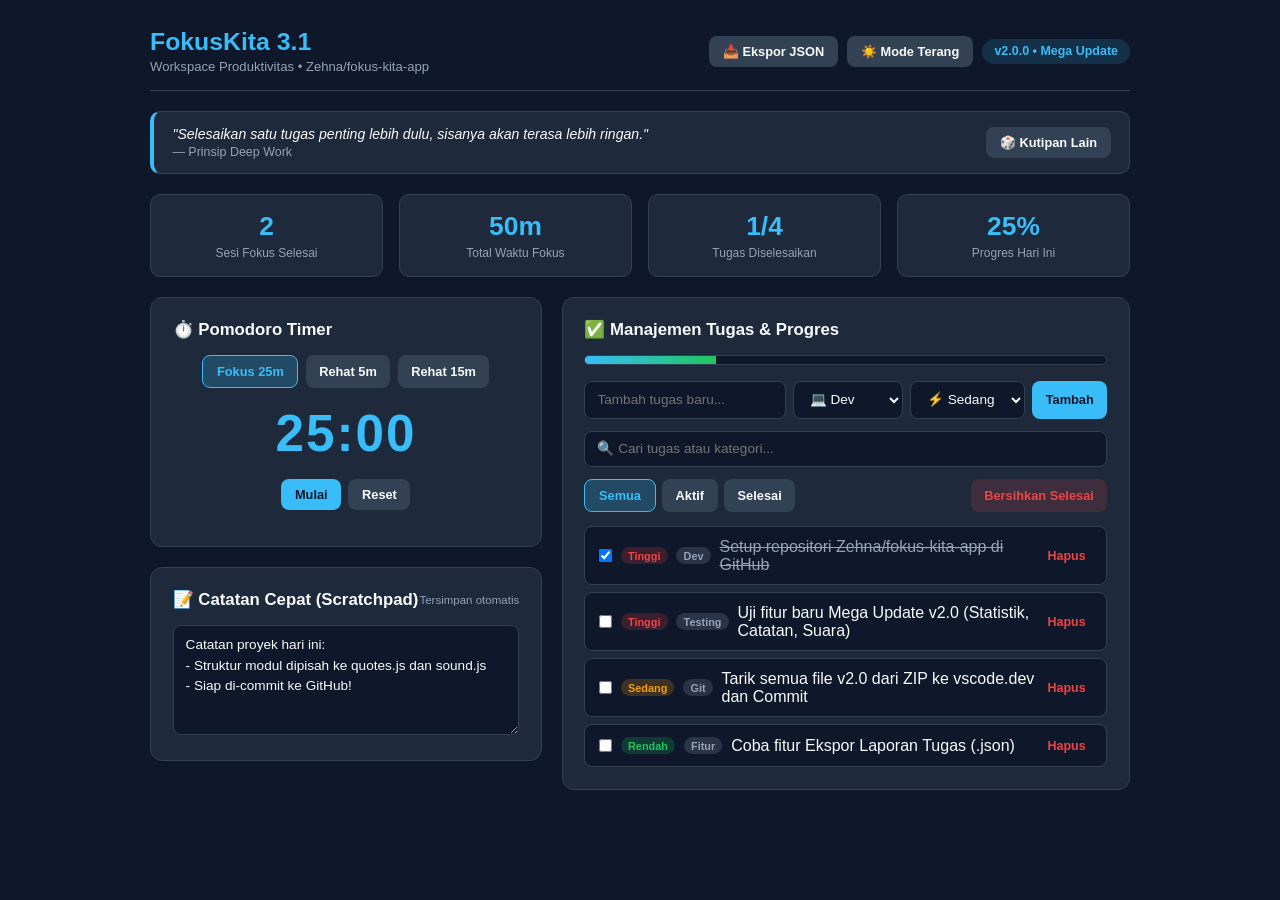
<file: fokuskita_v2_0_preview.html>
<!DOCTYPE html>
<html lang="id">
<head>
  <meta charset="UTF-8" />
  <meta name="viewport" content="width=device-width, initial-scale=1.0" />
  <title>FokusKita v2.0 — Productivity Suite</title>
  <style>
:root {
  --bg: #0f172a;
  --card: #1e293b;
  --border: #334155;
  --text: #f8fafc;
  --muted: #94a3b8;
  --accent: #38bdf8;
  --accent-hover: #0284c7;
  --success: #22c55e;
  --warning: #f59e0b;
  --danger: #ef4444;
}

body.light-mode {
  --bg: #f1f5f9;
  --card: #ffffff;
  --border: #cbd5e1;
  --text: #0f172a;
  --muted: #64748b;
  --accent: #0284c7;
  --accent-hover: #0369a1;
}

* {
  box-sizing: border-box;
  margin: 0;
  padding: 0;
  font-family: 'Inter', -apple-system, BlinkMacSystemFont, "Segoe UI", Roboto, sans-serif;
}

body {
  background-color: var(--bg);
  color: var(--text);
  min-height: 100vh;
  padding: 1.75rem 1rem;
  display: flex;
  justify-content: center;
  transition: background-color 0.2s ease, color 0.2s ease;
}

.container {
  width: 100%;
  max-width: 980px;
}

header {
  display: flex;
  justify-content: space-between;
  align-items: center;
  margin-bottom: 1.25rem;
  padding-bottom: 1rem;
  border-bottom: 1px solid var(--border);
  flex-wrap: wrap;
  gap: 0.75rem;
}

header h1 {
  font-size: 1.55rem;
  font-weight: 800;
  color: var(--accent);
}

.header-actions {
  display: flex;
  align-items: center;
  gap: 0.6rem;
}

.badge {
  background: rgba(56, 189, 248, 0.15);
  color: var(--accent);
  padding: 0.35rem 0.75rem;
  border-radius: 999px;
  font-size: 0.78rem;
  font-weight: 700;
}

.quote-banner {
  background: var(--card);
  border: 1px solid var(--border);
  border-left: 4px solid var(--accent);
  border-radius: 10px;
  padding: 0.85rem 1.15rem;
  margin-bottom: 1.25rem;
  display: flex;
  justify-content: space-between;
  align-items: center;
  gap: 1rem;
}

.quote-text {
  font-size: 0.88rem;
  font-style: italic;
  color: var(--text);
}

.quote-author {
  font-size: 0.78rem;
  color: var(--muted);
  margin-top: 0.2rem;
}

.stats-row {
  display: grid;
  grid-template-columns: repeat(4, 1fr);
  gap: 1rem;
  margin-bottom: 1.25rem;
}

.stat-card {
  background: var(--card);
  border: 1px solid var(--border);
  border-radius: 10px;
  padding: 1rem;
  text-align: center;
}

.stat-val {
  font-size: 1.65rem;
  font-weight: 800;
  color: var(--accent);
}

.stat-label {
  font-size: 0.75rem;
  color: var(--muted);
  margin-top: 0.25rem;
}

.grid {
  display: grid;
  grid-template-columns: 1fr 1.45fr;
  gap: 1.25rem;
}

@media (max-width: 760px) {
  .stats-row { grid-template-columns: repeat(2, 1fr); }
  .grid { grid-template-columns: 1fr; }
}

.card {
  background: var(--card);
  border: 1px solid var(--border);
  border-radius: 12px;
  padding: 1.35rem;
  margin-bottom: 1.25rem;
}

.card h2 {
  font-size: 1.05rem;
  margin-bottom: 0.9rem;
  color: var(--text);
  display: flex;
  justify-content: space-between;
  align-items: center;
}

.timer-display {
  font-size: 3.2rem;
  font-weight: 800;
  text-align: center;
  margin: 1rem 0;
  letter-spacing: 2px;
  color: var(--accent);
}

.mode-buttons, .timer-controls, .filter-tabs {
  display: flex;
  gap: 0.45rem;
  justify-content: center;
  margin-bottom: 0.9rem;
  flex-wrap: wrap;
}

.filter-tabs {
  justify-content: space-between;
}

button {
  background: var(--border);
  color: var(--text);
  border: none;
  padding: 0.5rem 0.85rem;
  border-radius: 8px;
  cursor: pointer;
  font-size: 0.8rem;
  font-weight: 600;
  transition: all 0.15s ease;
}

button:hover { opacity: 0.9; }
button.primary { background: var(--accent); color: #0f172a; }
button.primary:hover { background: var(--accent-hover); color: #fff; }
button.danger-outline { background: rgba(239, 68, 68, 0.15); color: var(--danger); }

button.active-mode {
  background: rgba(56, 189, 248, 0.22);
  color: var(--accent);
  border: 1px solid var(--accent);
}

.progress-wrap {
  background: var(--bg);
  border-radius: 999px;
  height: 10px;
  width: 100%;
  overflow: hidden;
  margin-bottom: 1rem;
  border: 1px solid var(--border);
}

.progress-bar {
  background: linear-gradient(90deg, var(--accent), var(--success));
  height: 100%;
  width: 0%;
  transition: width 0.3s ease;
}

.task-input-group, .search-group {
  display: flex;
  gap: 0.45rem;
  margin-bottom: 0.75rem;
}

input[type="text"], select, textarea {
  background: var(--bg);
  border: 1px solid var(--border);
  color: var(--text);
  padding: 0.6rem 0.75rem;
  border-radius: 8px;
  font-size: 0.85rem;
}

input[type="text"] { flex: 1; }

textarea {
  width: 100%;
  min-height: 110px;
  resize: vertical;
  line-height: 1.5;
}

.task-list {
  list-style: none;
  display: flex;
  flex-direction: column;
  gap: 0.45rem;
  max-height: 320px;
  overflow-y: auto;
}

.task-item {
  display: flex;
  align-items: center;
  justify-content: space-between;
  background: var(--bg);
  padding: 0.65rem 0.85rem;
  border-radius: 8px;
  border: 1px solid var(--border);
}

.task-item.completed span.task-title {
  text-decoration: line-through;
  color: var(--muted);
}

.task-left {
  display: flex;
  align-items: center;
  gap: 0.55rem;
  cursor: pointer;
}

.prio-badge, .cat-badge {
  font-size: 0.68rem;
  padding: 0.15rem 0.45rem;
  border-radius: 999px;
  font-weight: 700;
}

.prio-Tinggi { background: rgba(239, 68, 68, 0.2); color: var(--danger); }
.prio-Sedang { background: rgba(245, 158, 11, 0.2); color: var(--warning); }
.prio-Rendah { background: rgba(34, 197, 94, 0.2); color: var(--success); }
.cat-badge { background: rgba(148, 163, 184, 0.2); color: var(--muted); }

.delete-btn {
  background: transparent;
  color: var(--danger);
  padding: 0.2rem 0.45rem;
  font-size: 0.78rem;
}

</style>
</head>
<body>
  <div class="container">
    <header>
      <div>
        <h1>FokusKita 3.1</h1>
        <p style="color: var(--muted); font-size: 0.82rem; margin-top: 0.2rem;">Workspace Produktivitas • Zehna/fokus-kita-app</p>
      </div>
      <div class="header-actions">
        <button id="exportBtn">📥 Ekspor JSON</button>
        <button id="themeBtn">☀️ Mode Terang</button>
        <span class="badge">v2.0.0 • Mega Update</span>
      </div>
    </header>

    <div class="quote-banner">
      <div>
        <div id="quoteText" class="quote-text">"Kemajuan kecil setiap hari akan menghasilkan hasil yang besar."</div>
        <div id="quoteAuthor" class="quote-author">— Pepatah Produktivitas</div>
      </div>
      <button id="nextQuoteBtn">🎲 Kutipan Lain</button>
    </div>

    <div class="stats-row">
      <div class="stat-card">
        <div id="statSessions" class="stat-val">2</div>
        <div class="stat-label">Sesi Fokus Selesai</div>
      </div>
      <div class="stat-card">
        <div id="statMinutes" class="stat-val">50m</div>
        <div class="stat-label">Total Waktu Fokus</div>
      </div>
      <div class="stat-card">
        <div id="statDone" class="stat-val">1/4</div>
        <div class="stat-label">Tugas Diselesaikan</div>
      </div>
      <div class="stat-card">
        <div id="statPercent" class="stat-val">25%</div>
        <div class="stat-label">Progres Hari Ini</div>
      </div>
    </div>

    <div class="grid">
      <div>
        <div class="card">
          <h2>⏱️ Pomodoro Timer</h2>
          <div class="mode-buttons">
            <button id="btnFokus" class="active-mode" onclick="setMode(25, 'btnFokus')">Fokus 25m</button>
            <button id="btnShort" onclick="setMode(5, 'btnShort')">Rehat 5m</button>
            <button id="btnLong" onclick="setMode(15, 'btnLong')">Rehat 15m</button>
          </div>
          <div id="timer" class="timer-display">25:00</div>
          <div class="timer-controls">
            <button id="startBtn" class="primary">Mulai</button>
            <button id="resetBtn">Reset</button>
          </div>
        </div>

        <div class="card">
          <h2>
            <span>📝 Catatan Cepat (Scratchpad)</span>
            <span id="noteStatus" style="font-size: 0.72rem; color: var(--muted); font-weight: 500;">Tersimpan otomatis</span>
          </h2>
          <textarea id="quickNotes" placeholder="Tulis ide, catatan rapat, atau daftar singkat di sini..."></textarea>
        </div>
      </div>

      <div>
        <div class="card">
          <h2>
            <span>✅ Manajemen Tugas & Progres</span>
          </h2>
          <div class="progress-wrap">
            <div id="progressBar" class="progress-bar"></div>
          </div>

          <div class="task-input-group">
            <input type="text" id="taskInput" placeholder="Tambah tugas baru..." />
            <select id="categorySelect">
              <option value="Dev">💻 Dev</option>
              <option value="Git">🌿 Git</option>
              <option value="Desain">🎨 Desain</option>
              <option value="Umum">📌 Umum</option>
            </select>
            <select id="prioritySelect">
              <option value="Tinggi">🔥 Tinggi</option>
              <option value="Sedang" selected>⚡ Sedang</option>
              <option value="Rendah">🌱 Rendah</option>
            </select>
            <button id="addTaskBtn" class="primary">Tambah</button>
          </div>

          <div class="search-group">
            <input type="text" id="searchInput" placeholder="🔍 Cari tugas atau kategori..." />
          </div>

          <div class="filter-tabs">
            <div class="filter-group" style="display: flex; gap: 0.4rem;">
              <button id="fltAll" class="active-mode" onclick="setFilter('all', 'fltAll')">Semua</button>
              <button id="fltActive" onclick="setFilter('active', 'fltActive')">Aktif</button>
              <button id="fltDone" onclick="setFilter('done', 'fltDone')">Selesai</button>
            </div>
            <button id="clearDoneBtn" class="danger-outline">Bersihkan Selesai</button>
          </div>

          <ul id="taskList" class="task-list"></ul>
        </div>
      </div>
    </div>
  </div>
  <script>
// Modul Kutipan Motivasi Produktivitas (v2.0)
window.FokusQuotes = [
  { text: "Fokus bukan tentang mengatakan ya pada satu hal, tapi mengatakan tidak pada ratusan hal lainnya.", author: "Steve Jobs" },
  { text: "Kemajuan kecil setiap hari akan menghasilkan hasil yang besar.", author: "Pepatah Produktivitas" },
  { text: "Jangan menunggu waktu yang tepat. Mulailah dari tempatmu berdiri sekarang.", author: "Napoleon Hill" },
  { text: "Disiplin adalah jembatan antara tujuan dan pencapaian.", author: "Jim Rohn" },
  { text: "Selesaikan satu tugas penting lebih dulu, sisanya akan terasa lebih ringan.", author: "Prinsip Deep Work" }
];

window.getRandomQuote = function() {
  const idx = Math.floor(Math.random() * window.FokusQuotes.length);
  return window.FokusQuotes[idx];
};

// Modul Efek Suara Web Audio API (v2.0)
window.FokusAudio = {
  playTone(freq, duration, type = "sine") {
    try {
      const ctx = new (window.AudioContext || window.webkitAudioContext)();
      const osc = ctx.createOscillator();
      const gain = ctx.createGain();
      osc.type = type;
      osc.frequency.setValueAtTime(freq, ctx.currentTime);
      gain.gain.setValueAtTime(0.12, ctx.currentTime);
      gain.gain.exponentialRampToValueAtTime(0.001, ctx.currentTime + duration);
      osc.connect(gain);
      gain.connect(ctx.destination);
      osc.start();
      osc.stop(ctx.currentTime + duration);
    } catch (e) {}
  },
  playSuccess() {
    this.playTone(587.33, 0.15, "triangle");
    setTimeout(() => this.playTone(880, 0.25, "triangle"), 120);
  },
  playAlarm() {
    this.playTone(523.25, 0.2, "sine");
    setTimeout(() => this.playTone(659.25, 0.2, "sine"), 200);
    setTimeout(() => this.playTone(783.99, 0.35, "sine"), 400);
  }
};

const defaultTasks = [
  { id: 1, text: "Setup repositori Zehna/fokus-kita-app di GitHub", priority: "Tinggi", category: "Dev", done: true },
  { id: 2, text: "Uji fitur baru Mega Update v2.0 (Statistik, Catatan, Suara)", priority: "Tinggi", category: "Testing", done: false },
  { id: 3, text: "Tarik semua file v2.0 dari ZIP ke vscode.dev dan Commit", priority: "Sedang", category: "Git", done: false },
  { id: 4, text: "Coba fitur Ekspor Laporan Tugas (.json)", priority: "Rendah", category: "Fitur", done: false }
];

let tasks = JSON.parse(localStorage.getItem("fokuskita_v2_tasks")) || defaultTasks;
let sessionsCompleted = parseInt(localStorage.getItem("fokuskita_v2_sessions") || "2", 10);
let minutesFocused = parseInt(localStorage.getItem("fokuskita_v2_minutes") || "50", 10);
let currentFilter = "all";
let searchQuery = "";
let currentModeMinutes = 25;
let timeLeft = 25 * 60;
let timerId = null;
let isRunning = false;

const timerEl = document.getElementById("timer");
const startBtn = document.getElementById("startBtn");
const resetBtn = document.getElementById("resetBtn");
const taskInput = document.getElementById("taskInput");
const prioritySelect = document.getElementById("prioritySelect");
const categorySelect = document.getElementById("categorySelect");
const addTaskBtn = document.getElementById("addTaskBtn");
const searchInput = document.getElementById("searchInput");
const taskList = document.getElementById("taskList");
const themeBtn = document.getElementById("themeBtn");
const exportBtn = document.getElementById("exportBtn");
const clearDoneBtn = document.getElementById("clearDoneBtn");
const quickNotes = document.getElementById("quickNotes");
const noteStatus = document.getElementById("noteStatus");

// Inisialisasi Kutipan
function renderQuote() {
  if (window.getRandomQuote) {
    const q = window.getRandomQuote();
    document.getElementById("quoteText").textContent = `"${q.text}"`;
    document.getElementById("quoteAuthor").textContent = `— ${q.author}`;
  }
}
document.getElementById("nextQuoteBtn").addEventListener("click", renderQuote);
renderQuote();

// Catatan Cepat Otomatis
quickNotes.value = localStorage.getItem("fokuskita_v2_notes") || "Catatan proyek hari ini:\n- Struktur modul dipisah ke quotes.js dan sound.js\n- Siap di-commit ke GitHub!";
quickNotes.addEventListener("input", () => {
  localStorage.setItem("fokuskita_v2_notes", quickNotes.value);
  noteStatus.textContent = "Tersimpan otomatis ✓";
});

// Tema Terang/Gelap
themeBtn.addEventListener("click", () => {
  document.body.classList.toggle("light-mode");
  const isLight = document.body.classList.contains("light-mode");
  themeBtn.textContent = isLight ? "🌙 Mode Gelap" : "☀️ Mode Terang";
});

// Timer Pomodoro
function formatTime(sec) {
  const m = Math.floor(sec / 60).toString().padStart(2, "0");
  const s = (sec % 60).toString().padStart(2, "0");
  return `${m}:${s}`;
}

function updateTimerDisplay() {
  timerEl.textContent = formatTime(timeLeft);
}

window.setMode = function(minutes, btnId) {
  clearInterval(timerId);
  isRunning = false;
  currentModeMinutes = minutes;
  startBtn.textContent = "Mulai";
  timeLeft = minutes * 60;
  updateTimerDisplay();
  document.querySelectorAll(".mode-buttons button").forEach(b => b.classList.remove("active-mode"));
  document.getElementById(btnId).classList.add("active-mode");
};

startBtn.addEventListener("click", () => {
  if (isRunning) {
    clearInterval(timerId);
    isRunning = false;
    startBtn.textContent = "Lanjut";
  } else {
    isRunning = true;
    startBtn.textContent = "Jeda";
    timerId = setInterval(() => {
      if (timeLeft > 0) {
        timeLeft--;
        updateTimerDisplay();
      } else {
        clearInterval(timerId);
        isRunning = false;
        startBtn.textContent = "Mulai";
        sessionsCompleted++;
        minutesFocused += currentModeMinutes;
        localStorage.setItem("fokuskita_v2_sessions", sessionsCompleted);
        localStorage.setItem("fokuskita_v2_minutes", minutesFocused);
        if (window.FokusAudio) window.FokusAudio.playAlarm();
        renderStats();
        alert("Sesi selesai! Statistik fokusmu telah diperbarui.");
      }
    }, 1000);
  }
});

resetBtn.addEventListener("click", () => {
  clearInterval(timerId);
  isRunning = false;
  startBtn.textContent = "Mulai";
  timeLeft = currentModeMinutes * 60;
  updateTimerDisplay();
});

// Manajemen Tugas & Statistik
function saveTasks() {
  localStorage.setItem("fokuskita_v2_tasks", JSON.stringify(tasks));
}

function renderStats() {
  const total = tasks.length;
  const doneCount = tasks.filter(t => t.done).length;
  const pct = total === 0 ? 0 : Math.round((doneCount / total) * 100);

  document.getElementById("statSessions").textContent = sessionsCompleted;
  document.getElementById("statMinutes").textContent = `${minutesFocused}m`;
  document.getElementById("statDone").textContent = `${doneCount}/${total}`;
  document.getElementById("statPercent").textContent = `${pct}%`;
  document.getElementById("progressBar").style.width = `${pct}%`;
}

window.setFilter = function(filter, btnId) {
  currentFilter = filter;
  document.querySelectorAll(".filter-group button").forEach(b => b.classList.remove("active-mode"));
  document.getElementById(btnId).classList.add("active-mode");
  renderTasks();
};

searchInput.addEventListener("input", e => {
  searchQuery = e.target.value.toLowerCase();
  renderTasks();
});

function renderTasks() {
  taskList.innerHTML = "";
  const filtered = tasks.filter(t => {
    const matchStatus = currentFilter === "all" || (currentFilter === "active" && !t.done) || (currentFilter === "done" && t.done);
    const matchSearch = t.text.toLowerCase().includes(searchQuery) || (t.category || "").toLowerCase().includes(searchQuery);
    return matchStatus && matchSearch;
  });

  filtered.forEach(task => {
    const prio = task.priority || "Sedang";
    const cat = task.category || "Umum";
    const li = document.createElement("li");
    li.className = "task-item" + (task.done ? " completed" : "");
    li.innerHTML = `
      <div class="task-left" onclick="toggleTask(${task.id})">
        <input type="checkbox" ${task.done ? "checked" : ""} />
        <span class="prio-badge prio-${prio}">${prio}</span>
        <span class="cat-badge">${cat}</span>
        <span class="task-title">${task.text}</span>
      </div>
      <button class="delete-btn" onclick="deleteTask(${task.id})">Hapus</button>
    `;
    taskList.appendChild(li);
  });
  renderStats();
}

window.toggleTask = function(id) {
  tasks = tasks.map(t => {
    if (t.id === id) {
      const nextDone = !t.done;
      if (nextDone && window.FokusAudio) window.FokusAudio.playSuccess();
      return { ...t, done: nextDone };
    }
    return t;
  });
  saveTasks();
  renderTasks();
};

window.deleteTask = function(id) {
  tasks = tasks.filter(t => t.id !== id);
  saveTasks();
  renderTasks();
};

function addTask() {
  const val = taskInput.value.trim();
  if (!val) return;
  tasks.unshift({
    id: Date.now(),
    text: val,
    priority: prioritySelect.value,
    category: categorySelect.value,
    done: false
  });
  taskInput.value = "";
  if (window.FokusAudio) window.FokusAudio.playSuccess();
  saveTasks();
  renderTasks();
}

addTaskBtn.addEventListener("click", addTask);
taskInput.addEventListener("keypress", e => {
  if (e.key === "Enter") addTask();
});

clearDoneBtn.addEventListener("click", () => {
  tasks = tasks.filter(t => !t.done);
  saveTasks();
  renderTasks();
});

exportBtn.addEventListener("click", () => {
  const dataStr = "data:text/json;charset=utf-8," + encodeURIComponent(JSON.stringify({ tasks, notes: quickNotes.value, sessionsCompleted, minutesFocused }, null, 2));
  const a = document.createElement("a");
  a.setAttribute("href", dataStr);
  a.setAttribute("download", "fokuskita_backup.json");
  document.body.appendChild(a);
  a.click();
  a.remove();
});

updateTimerDisplay();
renderTasks();

</script>
</body>
</html>
</file>
